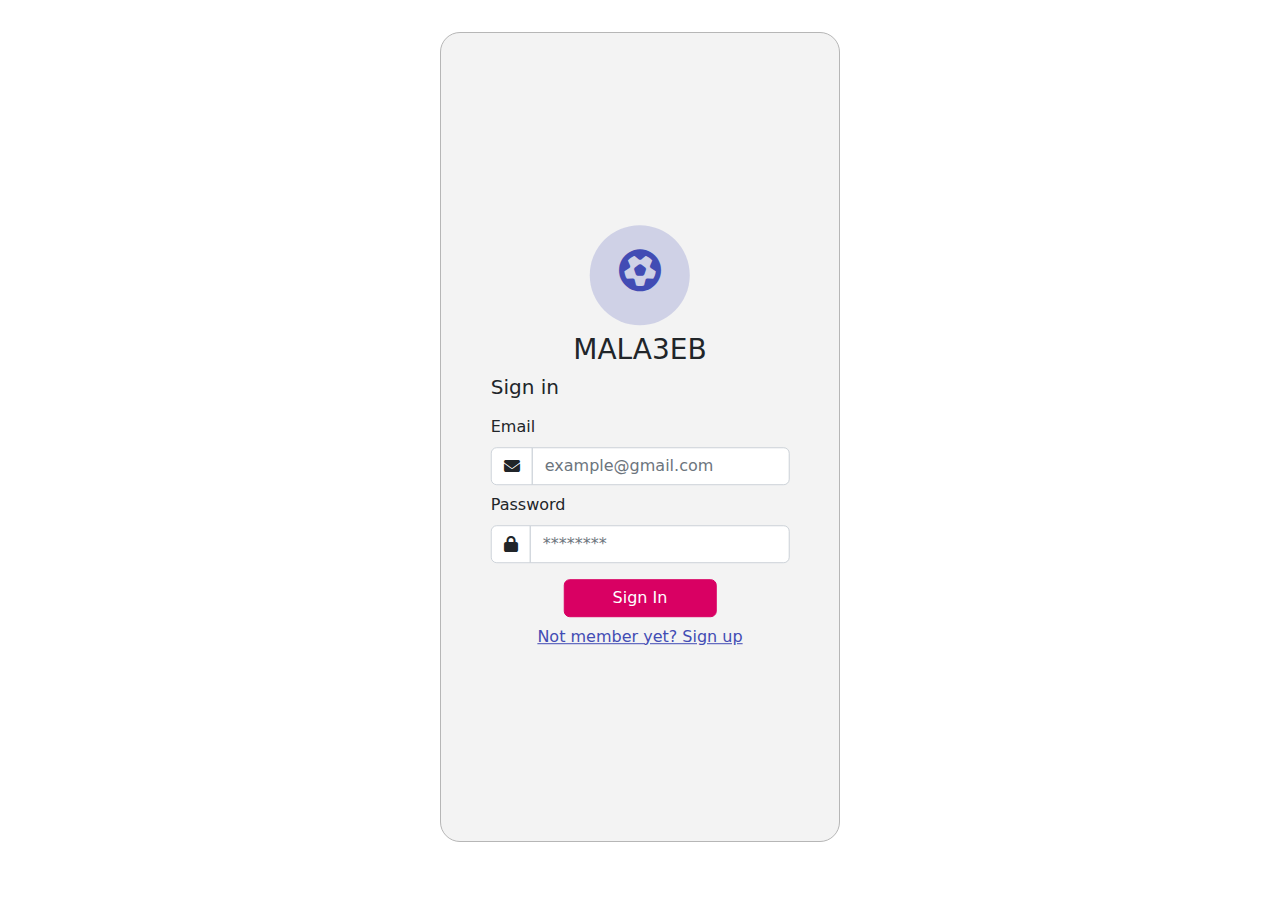
<file: index.html>
<!DOCTYPE html>
<html lang="en">
<head>
    <meta charset="UTF-8">
    <meta http-equiv="X-UA-Compatible" content="IE=edge">
    <meta name="viewport" content="width=device-width, initial-scale=1.0">
    <title>Login</title>
    <link rel="stylesheet" href="assets/bootstrap-5.2.1/css/bootstrap.min.css">
    <link rel="stylesheet" href="assets/fontawesome-free-6.2.0-web/css/all.min.css">
    <link rel="stylesheet" href="css/style.css">
</head>
<body>
    <div class="app">
        <div class="login-screen w-75">
            <div class="logo mb-2 d-block mx-auto">
                <i class="fa-solid fa-futbol"></i>
            </div>
            <h3 class="fs-3 text-center">MALA3EB</h3>
            <h5 class="mb-3">Sign in</h5>
            <div class="mb-2">
                <label for="email" class="form-label">Email</label>
                <div class="input-group">
                    <span class="input-group-text bg-white"><i class="fa-solid fa-envelope"></i></span>
                    <input type="text" class="form-control" placeholder="example@gmail.com" />
                </div>
            </div>
            <div class="mb-3">
                <label for="password" class="form-label">Password</label>
                <div class="input-group">
                    <span class="input-group-text bg-white"><i class="fa-solid fa-lock"></i></span>
                    <input type="password" class="form-control" placeholder="********" />
                </div>
            </div>
            <div class="text-center">
                <a href="home.html" class="btn btn-warning px-5 mb-2">Sign In</a>
                <a href="#" class="text-primary d-block mx-auto w-auto">Not member yet? Sign up</a>
            </div>
        </div>
    </div>
</body>
</html>
</file>
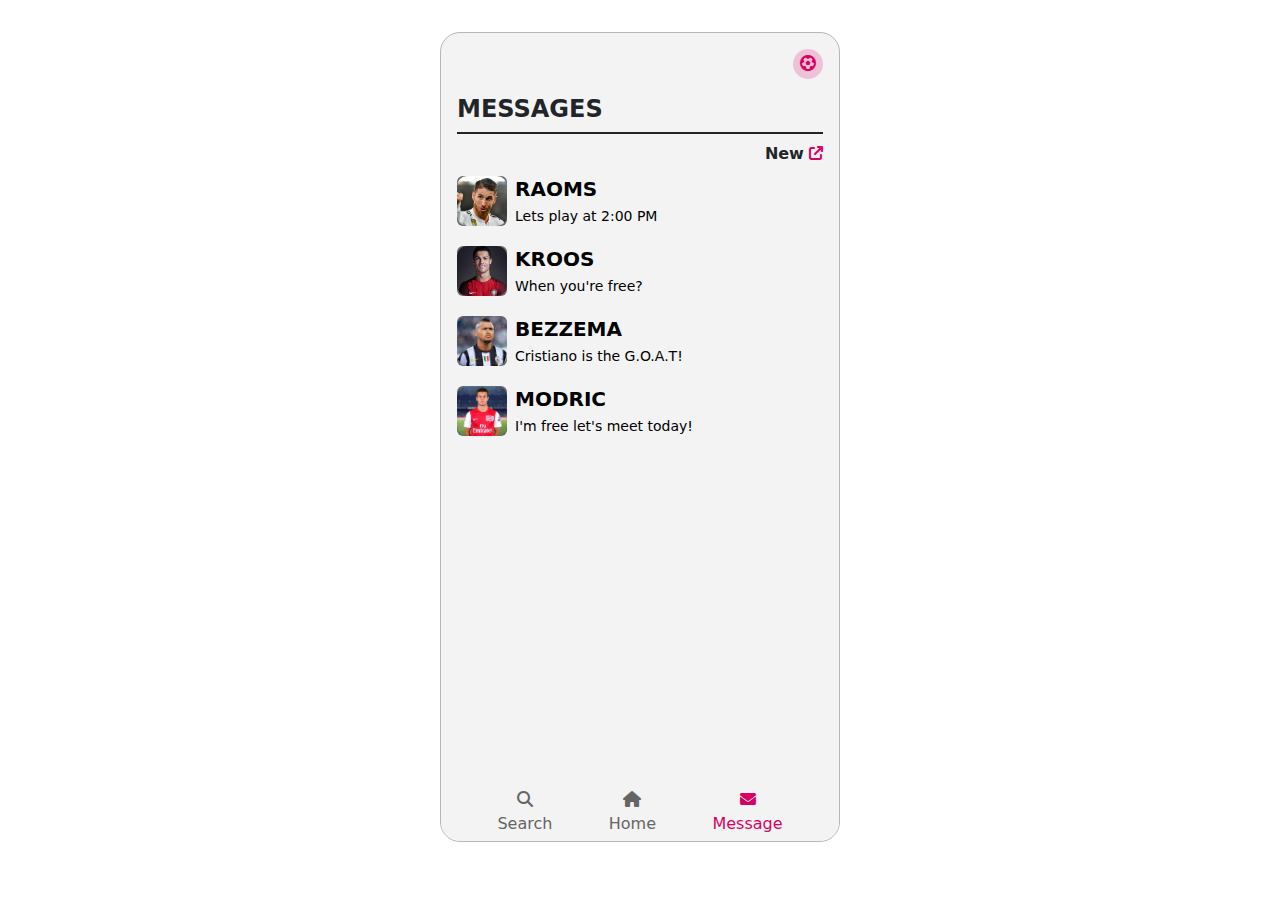
<file: chat.html>
<!DOCTYPE html>
<html lang="en">
<head>
    <meta charset="UTF-8">
    <meta http-equiv="X-UA-Compatible" content="IE=edge">
    <meta name="viewport" content="width=device-width, initial-scale=1.0">
    <title>Messages</title>
    <link rel="stylesheet" href="assets/bootstrap-5.2.1/css/bootstrap.min.css">
    <link rel="stylesheet" href="assets/fontawesome-free-6.2.0-web/css/all.min.css">
    <link rel="stylesheet" href="css/style.css">
</head>
<body>
    <div class="app">
        <div class="home-screen screen p-3 position-relative">
            <div>
                <div class="d-flex align-items-center mb-3">
                    <div class="flex-grow-1"><a class="text-pink d-none" href="home.html"><i class="fa-solid fa-chevron-left"></i></a></div>
                    <div>
                        <a data-toggle="tooltip" title="Fields" href="#" class="nav-logo text-pink"><i class="fa-solid fa-futbol"></i></a>
                    </div>
                </div>
                <h5 class="fw-bold fs-4 text-uppercase m-0">Messages</h5>
                <div class="border border-dark my-2 bg-dark"></div>
                <a href="#" class="text-pink text-decoration-none float-end mb-2"><span class="text-dark fw-semibold">New</span> <i class="fa-solid fa-arrow-up-right-from-square"></i></a>
                <div class="clearfix"></div>

                <a href="#" class="d-flex align-items-center mb-3 text-black text-decoration-none">
                    <div class="bg-secondary rounded text-white">
                        <img src="./media/player1.jpg" alt="" style="width: 50px;height: 50px;object-fit: cover;border-radius: 10px;">
                    </div>
                    <div class="ms-2">
                        <p class="m-0 fs-5 fw-semibold">RAOMS</p>
                        <small>Lets play at 2:00 PM</small>
                    </div>
                </a>
                <a href="#" class="d-flex align-items-center mb-3 text-black text-decoration-none">
                    <div class="bg-secondary rounded text-white">
                        <img src="./media/player2.jpg" alt="" style="width: 50px;height: 50px;object-fit: cover;border-radius: 10px;">
                    </div>
                    <div class="ms-2">
                        <p class="m-0 fs-5 fw-semibold">KROOS</p>
                        <small>When you're free?</small>
                    </div>
                </a>
                <a href="#" class="d-flex align-items-center mb-3 text-black text-decoration-none">
                    <div class="bg-secondary rounded text-white">
                        <img src="./media/player3.jpg" alt="" style="width: 50px;height: 50px;object-fit: cover;border-radius: 10px;">
                    </div>
                    <div class="ms-2">
                        <p class="m-0 fs-5 fw-semibold">BEZZEMA</p>
                        <small>Cristiano is the G.O.A.T!</small>
                    </div>
                </a>
                <a href="#" class="d-flex align-items-center mb-3 text-black text-decoration-none">
                    <div class="bg-secondary rounded text-white">
                        <img src="./media/player4.jpg" alt="" style="width: 50px;height: 50px;object-fit: cover;border-radius: 10px;">
                    </div>
                    <div class="ms-2">
                        <p class="m-0 fs-5 fw-semibold">MODRIC</p>
                        <small>I'm free let's meet today!</small>
                    </div>
                </a>
            </div>
        </div>
        <div class="bottom-bar">
            <div class="d-flex justify-content-evenly text-center">
                <div><a href="search.html"><i class="fa-solid fa-search"></i> <div>Search</div></a></div>
                <div><a href="home.html"><i class="fa-solid fa-home"></i> <div>Home</div></a></div>
                <div><a href="chat.html" class="active"><i class="fa-solid fa-envelope"></i> <div>Message</div></a></div>
            </div>
        </div>
    </div>




    <script src="assets/jQuery-3.6.1/jquery-3.6.1.min.js"></script>
    <script src="assets/bootstrap-5.2.1/js/bootstrap.bundle.min.js"></script>
    <script>
        $(document).ready( function(){
            $('[data-toggle="tooltip"]').tooltip();
        });
    </script>
</body>
</html>
</file>
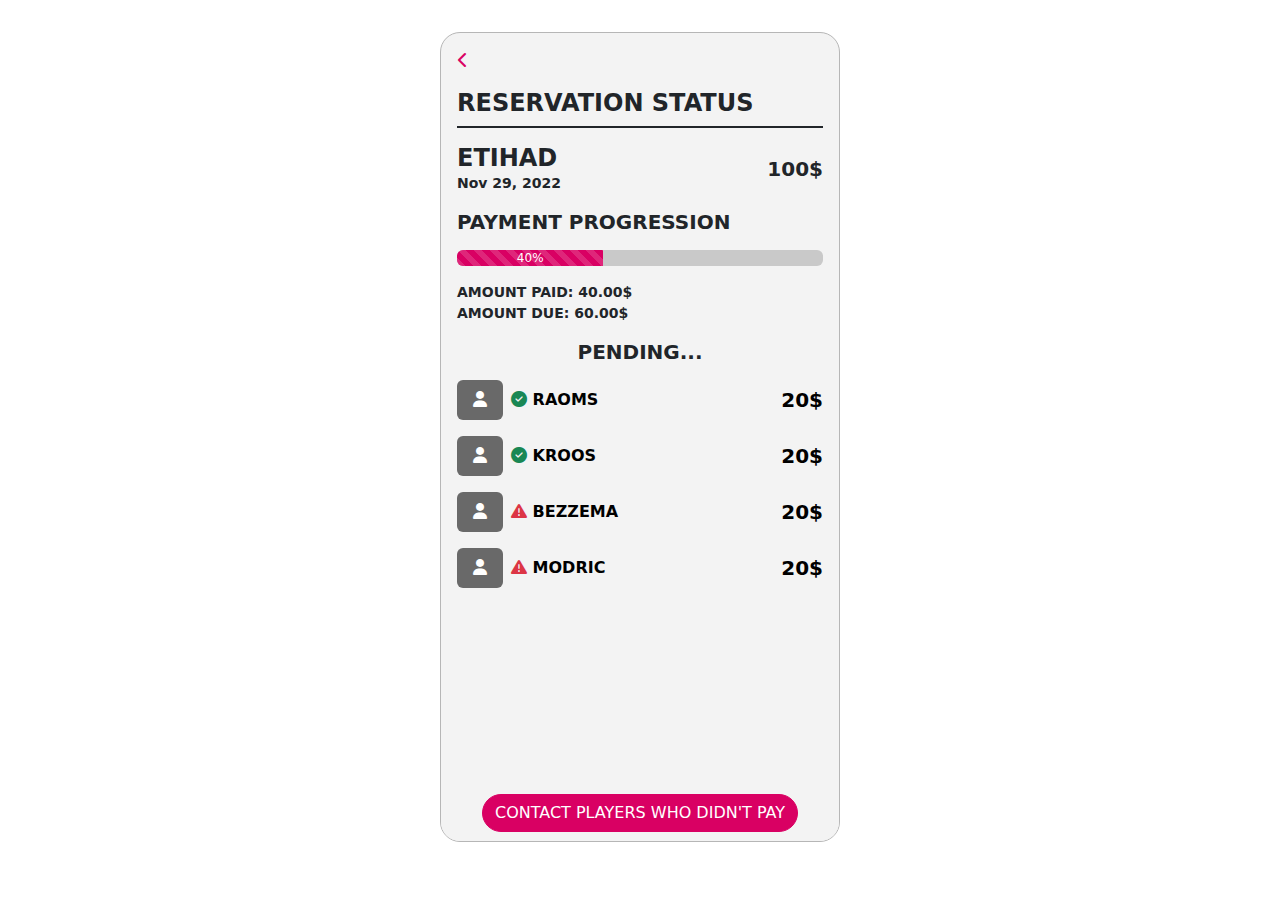
<file: checkout.html>
<!DOCTYPE html>
<html lang="en">
<head>
    <meta charset="UTF-8">
    <meta http-equiv="X-UA-Compatible" content="IE=edge">
    <meta name="viewport" content="width=device-width, initial-scale=1.0">
    <title>Status</title>
    <link rel="stylesheet" href="assets/bootstrap-5.2.1/css/bootstrap.min.css">
    <link rel="stylesheet" href="assets/fontawesome-free-6.2.0-web/css/all.min.css">
    <link rel="stylesheet" href="css/style.css">
</head>
<body>
    <div class="app">
        <div class="home-screen screen p-3 position-relative">
            <div>
                <div class="d-flex align-items-center mb-3">
                    <div class="flex-grow-1"><a class="text-pink" href="split-payment.html"><i class="fa-solid fa-chevron-left"></i></a></div>
                </div>
                <h5 class="fw-bold fs-4 text-uppercase m-0">Reservation Status</h5>
                <div class="border border-dark my-2 mb-3 bg-dark"></div>

                <div class="d-flex align-items-center mb-3">
                    <div class="flex-grow-1">
                        <h5 class="m-0 fs-4 fw-bold">ETIHAD</h5>
                        <small class="fw-semibold d-block">Nov 29, 2022</small>
                    </div>
                    <div><h5 class="m-0 fw-bold">100$</h5></div>
                </div>

                <h5 class="fs-5 m-0 text-uppercase fw-bold mb-3">Payment Progression</h5>
                <div class="progress mb-3">
                    <div class="progress-bar progress-bar-striped" role="progressbar" style="width: 40%;">40%</div>
                </div>

                <small class="m-0 d-block"><strong>AMOUNT PAID: 40.00$</strong> </small>
                <small class="mb-3 d-block"><strong>AMOUNT DUE: 60.00$</strong> </small>


                <div class="d-flex align-items-center mb-3">
                    <div class="flex-grow-1"><h5 class="fs-5 m-0 text-uppercase text-center fw-bold">Pending...</h5></i></a></div>
                </div>

                <div class="d-flex align-items-center mb-3 text-black text-decoration-none">
                    <div class="bg-secondary p-2 px-3 rounded text-white"><i class="fa-solid fa-user"></i></div>
                    <div class="ms-2 flex-grow-1">
                        <p class="m-0 fw-semibold"><i class="fa-solid fa-check-circle text-success"></i> RAOMS</p>
                    </div>
                    <div><h5 class="m-0 fw-bold">20$</h5></div>
                </div>
                <div class="d-flex align-items-center mb-3 text-black text-decoration-none">
                    <div class="bg-secondary p-2 px-3 rounded text-white"><i class="fa-solid fa-user"></i></div>
                    <div class="ms-2 flex-grow-1">
                        <p class="m-0 fw-semibold"><i class="fa-solid fa-check-circle text-success"></i> KROOS</p>
                    </div>
                    <div><h5 class="m-0 fw-bold">20$</h5></div>
                </div>
                <div class="d-flex align-items-center mb-3 text-black text-decoration-none">
                    <div class="bg-secondary p-2 px-3 rounded text-white"><i class="fa-solid fa-user"></i></div>
                    <div class="ms-2 flex-grow-1">
                        <p class="m-0 fw-semibold"><i class="fa-solid fa-triangle-exclamation text-danger"></i> BEZZEMA</p>
                    </div>
                    <div><h5 class="m-0 fw-bold">20$</h5></div>
                </div>
                <div class="d-flex align-items-center mb-3 text-black text-decoration-none">
                    <div class="bg-secondary p-2 px-3 rounded text-white"><i class="fa-solid fa-user"></i></div>
                    <div class="ms-2 flex-grow-1">
                        <p class="m-0 fw-semibold"><i class="fa-solid fa-triangle-exclamation text-danger"></i> MODRIC</p>
                    </div>
                    <div><h5 class="m-0 fw-bold">20$</h5></div>
                </div>
            </div>
        </div>
        <div class="bottom-bar">
            <div class="d-flex justify-content-evenly text-center">
                <div><a href="chat.html" class="btn btn-warning text-white rounded-pill mb-1 text-uppercase">Contact players who didn't pay</a></div>
            </div>
        </div>
    </div>




    <script src="assets/jQuery-3.6.1/jquery-3.6.1.min.js"></script>
    <script src="assets/bootstrap-5.2.1/js/bootstrap.bundle.min.js"></script>
</body>
</html>
</file>
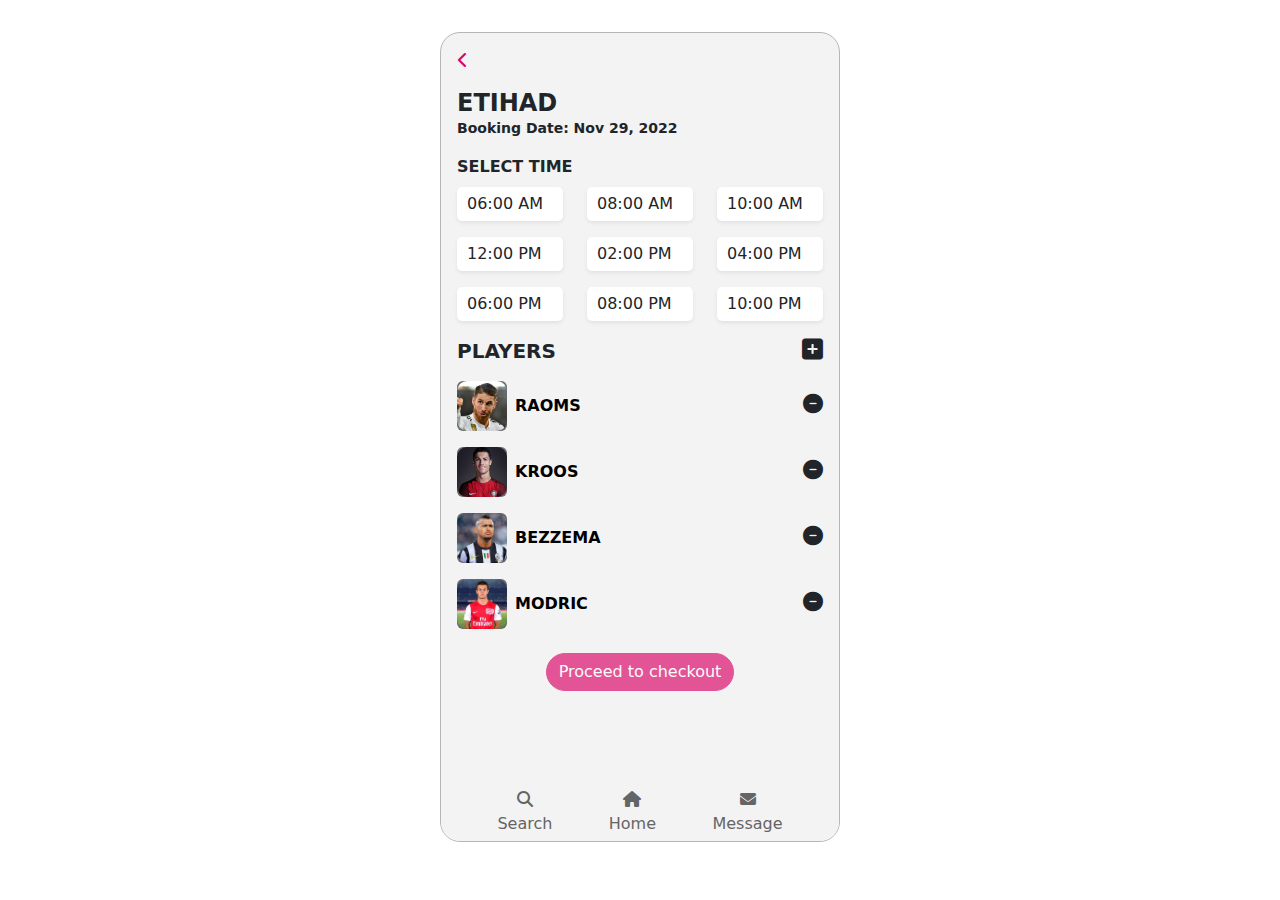
<file: field-booking-time.html>
<!DOCTYPE html>
<html lang="en">
<head>
    <meta charset="UTF-8">
    <meta http-equiv="X-UA-Compatible" content="IE=edge">
    <meta name="viewport" content="width=device-width, initial-scale=1.0">
    <title>Field Booking</title>
    <link rel="stylesheet" href="assets/bootstrap-5.2.1/css/bootstrap.min.css">
    <link rel="stylesheet" href="assets/fontawesome-free-6.2.0-web/css/all.min.css">
    <link rel="stylesheet" href="css/style.css">
</head>
<body>
    <div class="app">
        <div class="home-screen screen p-3 position-relative">
            <form action="payment.html" method="post">
                <div class="d-flex align-items-center mb-3">
                    <div class="flex-grow-1"><a class="text-pink" href="field-booking.html"><i class="fa-solid fa-chevron-left"></i></a></div>
                </div>
                <h5 class="m-0 fs-4 fw-bold">ETIHAD</h5>
                <small class="fw-semibold d-block mb-3"><strong class="fw-bold">Booking Date:</strong> Nov 29, 2022</small>

                <label for="select-date" class="form-label text-uppercase fw-bold">Select Time</label>
                <div class="row">
                    <div class="col-md-4 mb-3">
                        <div class="custom-radio">
                            <input type="radio" id="six" name="fav_language" value="HTML" required />
                            <label for="six">06:00 AM</label>
                        </div>
                    </div>
                    <div class="col-md-4 mb-3">
                        <div class="custom-radio">
                            <input type="radio" id="eight" name="fav_language" value="HTML">
                            <label for="eight">08:00 AM</label>
                        </div>
                    </div>
                    <div class="col-md-4 mb-3">
                        <div class="custom-radio">
                            <input type="radio" id="ten" name="fav_language" value="HTML">
                            <label for="ten">10:00 AM</label>
                        </div>
                    </div>
                    <div class="col-md-4 mb-3">
                        <div class="custom-radio">
                            <input type="radio" id="twelve_pm" name="fav_language" value="HTML">
                            <label for="twelve_pm">12:00 PM</label>
                        </div>
                    </div>
                    <div class="col-md-4 mb-3">
                        <div class="custom-radio">
                            <input type="radio" id="two_pm" name="fav_language" value="HTML">
                            <label for="two_pm">02:00 PM</label>
                        </div>
                    </div>
                    <div class="col-md-4 mb-3">
                        <div class="custom-radio">
                            <input type="radio" id="four_pm" name="fav_language" value="HTML">
                            <label for="four_pm">04:00 PM</label>
                        </div>
                    </div>
                    <div class="col-md-4 mb-3">
                        <div class="custom-radio">
                            <input type="radio" id="six_pm" name="fav_language" value="HTML">
                            <label for="six_pm">06:00 PM</label>
                        </div>
                    </div>
                    <div class="col-md-4 mb-3">
                        <div class="custom-radio">
                            <input type="radio" id="eight_pm" name="fav_language" value="HTML">
                            <label for="eight_pm">08:00 PM</label>
                        </div>
                    </div>
                    <div class="col-md-4 mb-3">
                        <div class="custom-radio">
                            <input type="radio" id="ten_pm" name="fav_language" value="HTML">
                            <label for="ten_pm">10:00 PM</label>
                        </div>
                    </div>
                </div>

                <div class="d-flex align-items-center mb-3">
                    <div class="flex-grow-1"><h5 class="fs-5 m-0 text-uppercase fw-bold">Players</h5></i></a></div>
                    <div><a href="#" class="text-dark text-decoration-none"><i class="fa-solid fa-plus-square fs-4"></i></a></div>
                </div>

                <div class="d-flex align-items-center mb-3 text-black text-decoration-none">
                    <div class="bg-secondary rounded text-white">
                        <img src="./media/player1.jpg" alt="" style="width: 50px;height: 50px;object-fit: cover;border-radius: 10px;">
                    </div>
                    <div class="ms-2 flex-grow-1">
                        <p class="m-0 fw-semibold">RAOMS</p>
                    </div>
                    <div><a href="#" class="text-dark text-decoration-none"><i class="fa-solid fa-minus-circle fs-5"></i></a></div>
                </div>
                <div class="d-flex align-items-center mb-3 text-black text-decoration-none">
                    <div class="bg-secondary rounded text-white">
                        <img src="./media/player2.jpg" alt="" style="width: 50px;height: 50px;object-fit: cover;border-radius: 10px;">
                    </div>
                    <div class="ms-2 flex-grow-1">
                        <p class="m-0 fw-semibold">KROOS</p>
                    </div>
                    <div><a href="#" class="text-dark text-decoration-none"><i class="fa-solid fa-minus-circle fs-5"></i></a></div>
                </div>
                <div class="d-flex align-items-center mb-3 text-black text-decoration-none">
                    <div class="bg-secondary rounded text-white">
                        <img src="./media/player3.jpg" alt="" style="width: 50px;height: 50px;object-fit: cover;border-radius: 10px;">
                    </div>
                    <div class="ms-2 flex-grow-1">
                        <p class="m-0 fw-semibold">BEZZEMA</p>
                    </div>
                    <div><a href="#" class="text-dark text-decoration-none"><i class="fa-solid fa-minus-circle fs-5"></i></a></div>
                </div>
                <div class="d-flex align-items-center mb-4 text-black text-decoration-none">
                    <div class="bg-secondary rounded text-white">
                        <img src="./media/player4.jpg" alt="" style="width: 50px;height: 50px;object-fit: cover;border-radius: 10px;">
                    </div>
                    <div class="ms-2 flex-grow-1">
                        <p class="m-0 fw-semibold">MODRIC</p>
                    </div>
                    <div><a href="#" class="text-dark text-decoration-none"><i class="fa-solid fa-minus-circle fs-5"></i></a></div>
                </div>
                <button type="submit" class="btn btn-warning disabled text-white rounded-pill mb-4 d-block mx-auto">Proceed to checkout</button>
            </form>
        </div>
        <div class="bottom-bar">
            <div class="d-flex justify-content-evenly text-center">
                <div><a href="search.html"><i class="fa-solid fa-search"></i> <div>Search</div></a></div>
                <div><a href="home.html"><i class="fa-solid fa-home"></i> <div>Home</div></a></div>
                <div><a href="chat.html"><i class="fa-solid fa-envelope"></i> <div>Message</div></a></div>
            </div>
        </div>
    </div>




    <script src="assets/jQuery-3.6.1/jquery-3.6.1.min.js"></script>
    <script src="assets/bootstrap-5.2.1/js/bootstrap.bundle.min.js"></script>
    <script>
        $('.custom-radio input').on('change', function(){
            $('form .btn-warning').removeClass('disabled');
        });
    </script>
</body>
</html>
</file>
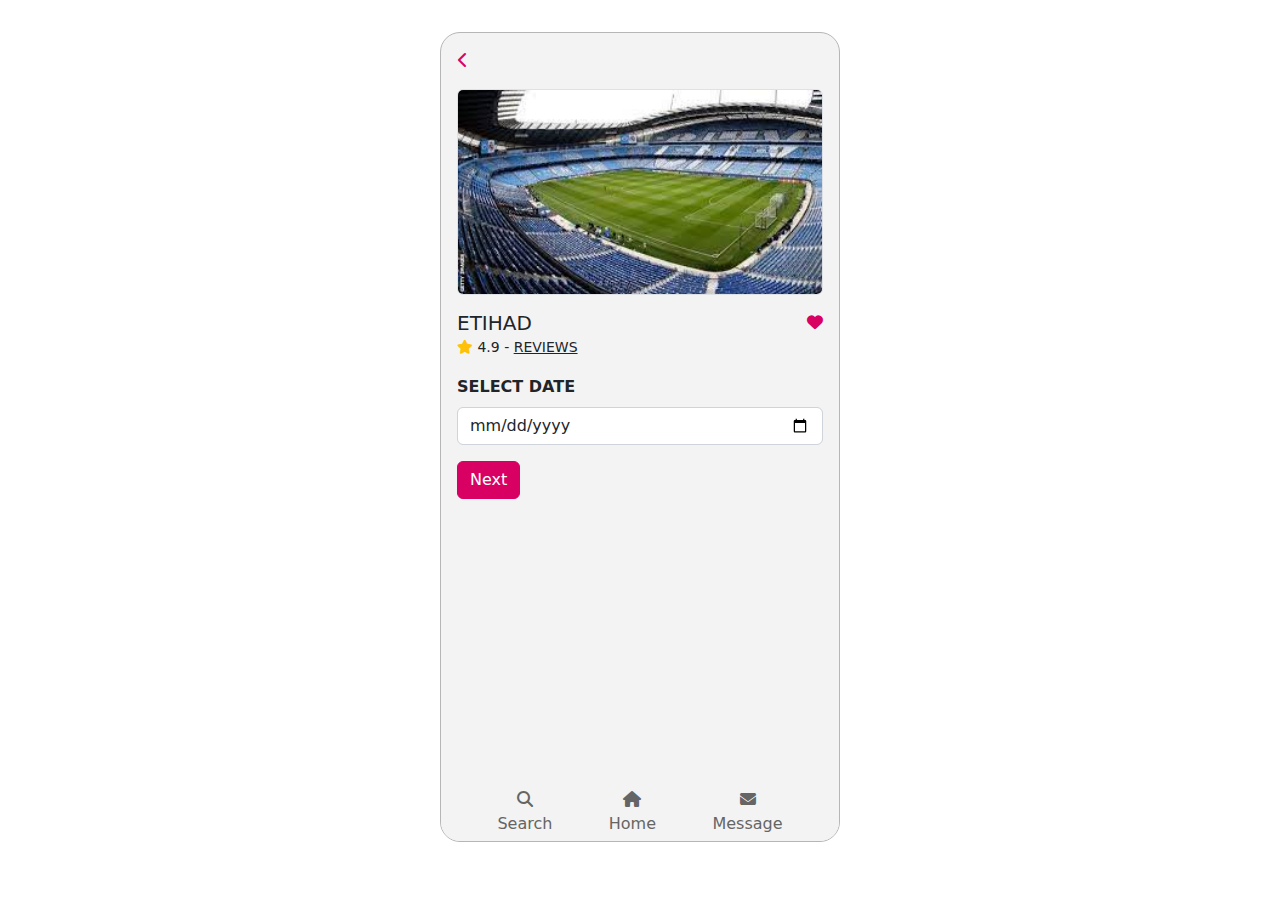
<file: field-booking.html>
<!DOCTYPE html>
<html lang="en">
<head>
    <meta charset="UTF-8">
    <meta http-equiv="X-UA-Compatible" content="IE=edge">
    <meta name="viewport" content="width=device-width, initial-scale=1.0">
    <title>Field Booking</title>
    <link rel="stylesheet" href="assets/bootstrap-5.2.1/css/bootstrap.min.css">
    <link rel="stylesheet" href="assets/fontawesome-free-6.2.0-web/css/all.min.css">
    <link rel="stylesheet" href="css/style.css">
</head>
<body>
    <div class="app">
        <div class="home-screen screen p-3 position-relative">
            <div>
                <div class="d-flex align-items-center mb-3">
                    <div class="flex-grow-1"><a class="text-pink" href="home.html"><i class="fa-solid fa-chevron-left"></i></a></div>
                </div>
                <img src="./media/ground1.jpg" alt="" class="w-100 border rounded img-fluid bg-light mb-3">
                <div class="d-flex mb-3">
                    <div class="flex-grow-1">
                        <h5 class="m-0">ETIHAD</h5>
                        <small><i class="fa-solid fa-star text-warning"></i> 4.9 - <a href="#" class="text-dark">REVIEWS</a></small>
                    </div>
                    <div><i class="fa-solid fa-heart text-pink"></i></div>
                </div>
                <form action="field-booking-time.html" method="post">
                    <label for="bookingDate" class="form-label text-uppercase fw-bold">Select Date</label>
                    <div class="input-group mb-3">
                        <input id="bookingDate" type="date" class="form-control" placeholder="Search fields ..." required />
                    </div>
                    <button type="submit" class="btn btn-warning">Next</button>
                </form>
                
            </div>
        </div>
        <div class="bottom-bar">
            <div class="d-flex justify-content-evenly text-center">
                <div><a href="search.html"><i class="fa-solid fa-search"></i> <div>Search</div></a></div>
                <div><a href="home.html"><i class="fa-solid fa-home"></i> <div>Home</div></a></div>
                <div><a href="chat.html"><i class="fa-solid fa-envelope"></i> <div>Message</div></a></div>
            </div>
        </div>
    </div>




    <script src="assets/jQuery-3.6.1/jquery-3.6.1.min.js"></script>
    <script src="assets/bootstrap-5.2.1/js/bootstrap.bundle.min.js"></script>
    <script>
        let el = document.getElementById('bookingDate');
        el.min = new Date().toISOString().split("T")[0];
    </script>
</body>
</html>
</file>
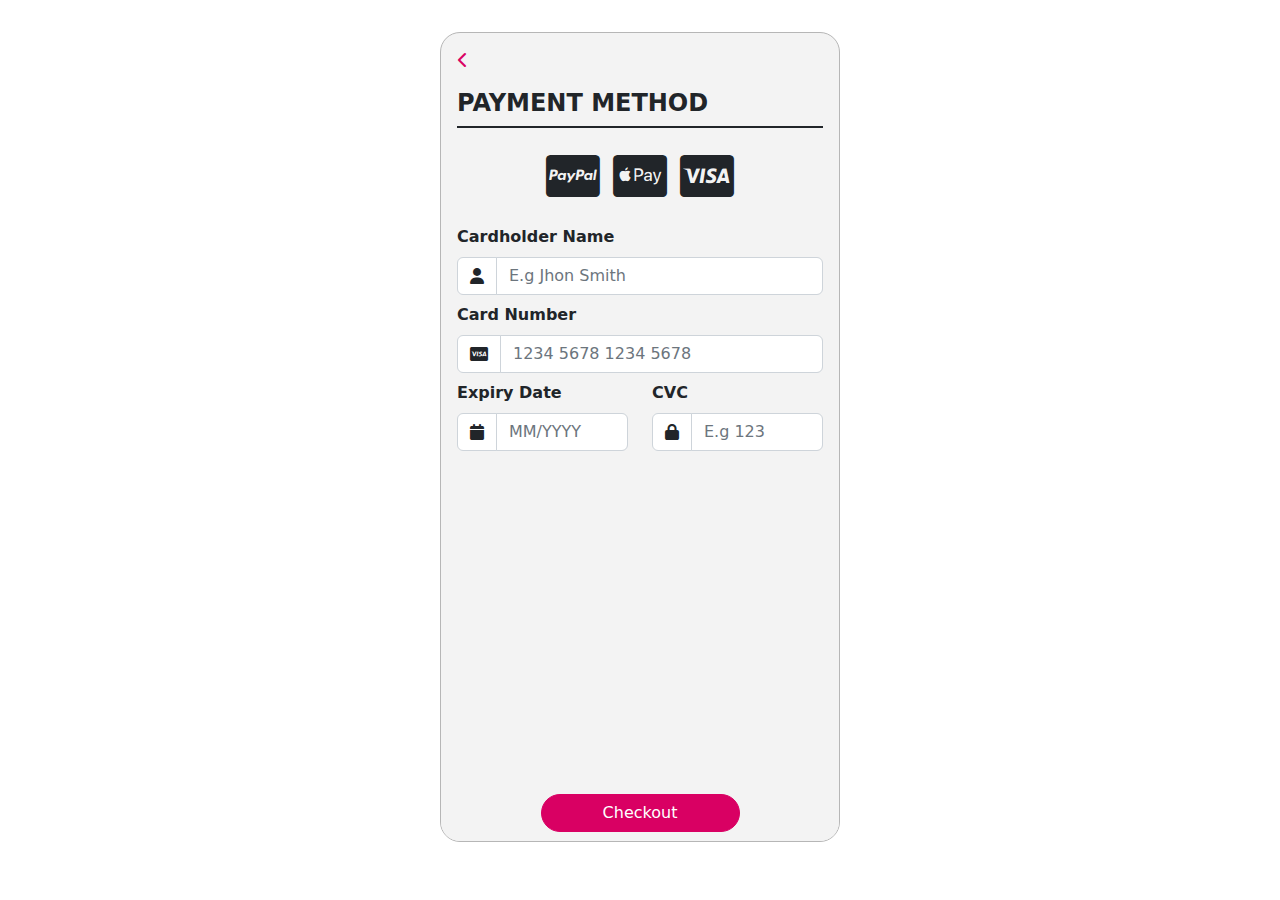
<file: full-payment.html>
<!DOCTYPE html>
<html lang="en">
<head>
    <meta charset="UTF-8">
    <meta http-equiv="X-UA-Compatible" content="IE=edge">
    <meta name="viewport" content="width=device-width, initial-scale=1.0">
    <title>Field Booking</title>
    <link rel="stylesheet" href="assets/bootstrap-5.2.1/css/bootstrap.min.css">
    <link rel="stylesheet" href="assets/fontawesome-free-6.2.0-web/css/all.min.css">
    <link rel="stylesheet" href="css/style.css">
</head>
<body>
    <div class="app">
        <div class="home-screen screen p-3 position-relative">
            <div>
                <div class="d-flex align-items-center mb-3">
                    <div class="flex-grow-1"><a class="text-pink" href="payment.html"><i class="fa-solid fa-chevron-left"></i></a></div>
                </div>
                <h5 class="fw-bold fs-4 text-uppercase m-0">Payment Method</h5>
                <div class="border border-dark my-2 mb-4 bg-dark"></div>

                <div class="text-center mb-4">
                    <i class="fa-brands fa-cc-paypal fa-3x me-2"></i>
                    <i class="fa-brands fa-cc-apple-pay fa-3x me-2"></i>
                    <i class="fa-brands fa-cc-visa fa-3x"></i>
                </div>
                
                <form action="">
                    <div class="row">
                        <div class="col-md-12 mb-2">
                            <label for="cardholder" class="form-label fw-semibold">Cardholder Name</label>
                            <div class="input-group">
                                <span class="input-group-text bg-white"><i class="fa-solid fa-user"></i></span>
                                <input type="text" class="form-control" placeholder="E.g Jhon Smith">
                            </div>
                        </div>
                        <div class="col-md-12 mb-2">
                            <label for="cardholder" class="form-label fw-semibold">Card Number</label>
                            <div class="input-group">
                                <span class="input-group-text bg-white"><i class="fa-brands fa-cc-visa"></i></span>
                                <input type="text" class="form-control" placeholder="1234 5678 1234 5678">
                            </div>
                        </div>
                        <div class="col-md-6 mb-2">
                            <label for="cardholder" class="form-label fw-semibold">Expiry Date</label>
                            <div class="input-group">
                                <span class="input-group-text bg-white"><i class="fa-solid fa-calendar"></i></span>
                                <input type="text" class="form-control" placeholder="MM/YYYY">
                            </div>
                        </div>
                        <div class="col-md-6 mb-2">
                            <label for="cardholder" class="form-label fw-semibold">CVC</label>
                            <div class="input-group">
                                <span class="input-group-text bg-white"><i class="fa-solid fa-lock"></i></span>
                                <input type="text" class="form-control" placeholder="E.g 123">
                            </div>
                        </div>
                    </div>
                </form>

            </div>
        </div>
        <div class="bottom-bar">
            <div class="d-flex justify-content-evenly text-center">
                <div class="flex-grow-1"><a href="checkout.html" class="btn btn-warning text-white rounded-pill mb-1 w-50">Checkout</a></div>
            </div>
        </div>
    </div>




    <script src="assets/jQuery-3.6.1/jquery-3.6.1.min.js"></script>
    <script src="assets/bootstrap-5.2.1/js/bootstrap.bundle.min.js"></script>
</body>
</html>
</file>
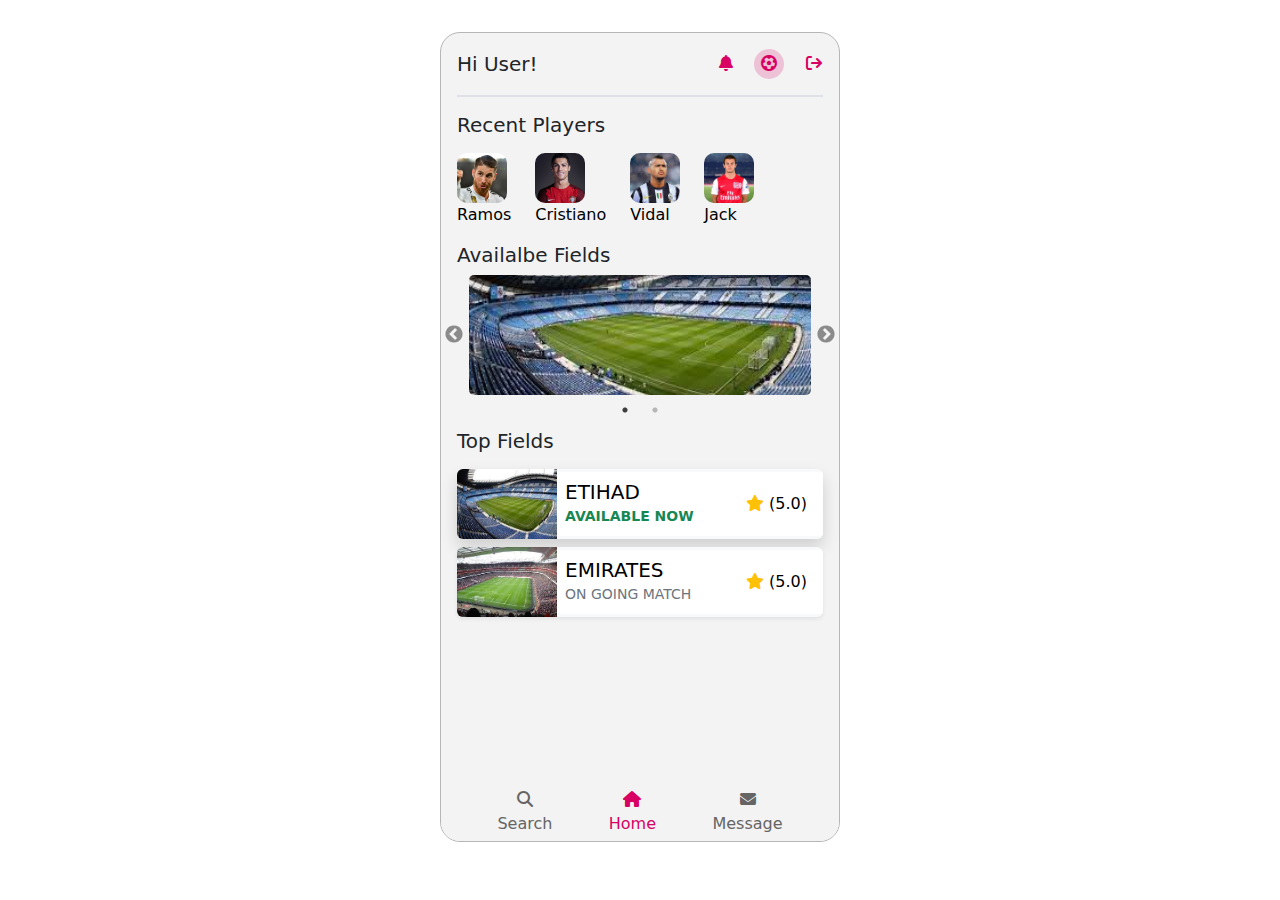
<file: home.html>
<!DOCTYPE html>
<html lang="en">
<head>
    <meta charset="UTF-8">
    <meta http-equiv="X-UA-Compatible" content="IE=edge">
    <meta name="viewport" content="width=device-width, initial-scale=1.0">
    <title>Home</title>
    <link rel="stylesheet" href="assets/bootstrap-5.2.1/css/bootstrap.min.css">
    <link rel="stylesheet" href="assets/fontawesome-free-6.2.0-web/css/all.min.css">
    <link rel="stylesheet" href="assets/slick/slick.css">
    <link rel="stylesheet" href="assets/slick/slick-theme.css">
    
    <link rel="stylesheet" href="css/style.css">
</head>
<body>
    <div class="app">
        <div class="home-screen screen p-3 position-relative">
            <div>
                <div class="d-flex align-items-center">
                    <div class="flex-grow-1"><h5 class="m-0">Hi User!</h5></div>
                    <div>
                        <a data-toggle="tooltip" title="Notification" href="#" class="text-pink me-3"><i class="fa-solid fa-bell"></i></a>
                        <a data-toggle="tooltip" title="Fields" href="#" class="nav-logo text-pink me-3"><i class="fa-solid fa-futbol"></i></a>
                        <a data-toggle="tooltip" title="Logout" href="index.html" class="text-pink"><i class="fa-solid fa-sign-out"></i></a>
                    </div>
                </div>
                <div class="border my-3"></div>
                <div class="recent-players mb-3">
                    <h5 class="fs-5 mb-3">Recent Players</h5>
                    <div class="row">
                        <div class="col-auto">
                            <a href="#" class="player" data-bs-toggle="dropdown" aria-expanded="false">
                                <div class="image">
                                    <img src="./media/player1.jpg" alt="">
                                </div>
                                <p class="m-0">Ramos</p>
                            </a>
                            <ul class="dropdown-menu">
                                <li><a class="dropdown-item" href="chat.html">Send Message</a></li>
                            </ul>
                        </div>
                        <div class="col-auto">
                            <a href="#" class="player" data-bs-toggle="dropdown" aria-expanded="false">
                                <div class="image">
                                    <img src="./media/player2.jpg" alt="">
                                </div>
                                <p class="m-0">Cristiano</p>
                            </a>
                            <ul class="dropdown-menu">
                                <li><a class="dropdown-item" href="chat.html">Send Message</a></li>
                            </ul>
                        </div>
                        <div class="col-auto">
                            <a href="#" class="player" data-bs-toggle="dropdown" aria-expanded="false">
                                <div class="image">
                                    <img src="./media/player3.jpg" alt="">
                                </div>
                                <p class="m-0">Vidal</p>
                            </a>
                            <ul class="dropdown-menu">
                                <li><a class="dropdown-item" href="chat.html">Send Message</a></li>
                            </ul>
                        </div>
                        <div class="col-auto">
                            <a href="#" class="player" data-bs-toggle="dropdown" aria-expanded="false">
                                <div class="image">
                                    <img src="./media/player4.jpg" alt="">
                                </div>
                                <p class="m-0">Jack</p>
                            </a>
                            <ul class="dropdown-menu">
                                <li><a class="dropdown-item" href="chat.html">Send Message</a></li>
                            </ul>
                        </div>
                    </div>
                </div>
                <div class="available-fields mb-1">
                    <h5 class="fs-5 mb-2">Availalbe Fields</h5>
                    <div class="row">
                        <div class="col-md-12">
                            <div class="container">
                                <div class="fields">
                                    <div class="field bg-white rounded text-center">
                                        <img src="./media/ground1.jpg" alt="" class="img-fluid">
                                    </div>
                                    <div class="field bg-white rounded text-center">
                                        <img src="./media/ground2.jpg" alt="" class="img-fluid">
                                    </div>
                                </div>
                            </div>
                        </div>
                    </div>
                </div>
                <div class="top-fields">
                    <h5 class="fs-5 mb-3">Top Fields</h5>
                    <div class="row">
                        <div class="col-md-12">
                            <a href="field-booking.html" class="bg-light rounded overflow-hidden shadow mb-2 text-decoration-none text-black d-block">
                                <div class="d-flex align-items-center">
                                    <div class="bg-light">
                                        <img src="./media/ground1.jpg" alt="" class="img-fluid">
                                    </div>
                                    <div class="p-2 bg-white flex-grow-1">
                                        <div class="d-flex align-items-center">
                                            <div class="flex-grow-1">
                                                <h5 class="m-0">ETIHAD</h5>
                                                <small class="text-uppercase text-success fw-semibold">Available Now</small>
                                            </div>
                                            <div class="p-2">
                                                <i class="fas fa-star text-warning"></i> (5.0)
                                            </div>
                                        </div>
                                    </div>
                                </div>
                            </a>
                            <a href="#" class="bg-light rounded overflow-hidden shadow-sm mb-2 text-decoration-none text-black d-block">
                                <div class="d-flex align-items-center">
                                    <div class="bg-light">
                                        <img src="./media/ground2.jpg" alt="" class="img-fluid">
                                    </div>
                                    <div class="p-2 bg-white flex-grow-1">
                                        <div class="d-flex align-items-center">
                                            <div class="flex-grow-1">
                                                <h5 class="m-0">EMIRATES</h5>
                                                <small class="text-uppercase text-muted">On Going Match</small>
                                            </div>
                                            <div class="p-2">
                                                <i class="fas fa-star text-warning"></i> (5.0)
                                            </div>
                                        </div>
                                    </div>
                                </div>
                            </a>
                        </div>
                    </div>
                </div>
            </div>
        </div>
        <div class="bottom-bar">
            <div class="d-flex justify-content-evenly text-center">
                <div><a href="search.html"><i class="fa-solid fa-search"></i> <div>Search</div></a></div>
                <div><a href="home.html" class="active"><i class="fa-solid fa-home"></i> <div>Home</div></a></div>
                <div><a href="chat.html"><i class="fa-solid fa-envelope"></i> <div>Message</div></a></div>
            </div>
        </div>
    </div>


    <script src="assets/jQuery-3.6.1/jquery-3.6.1.min.js"></script>
    <script src="assets/bootstrap-5.2.1/js/bootstrap.bundle.min.js"></script>
    <script src="assets/slick/slick.min.js"></script>
    <script>
        $(document).ready( function(){
            $('.available-fields .fields').slick({
                slidesToShow: 1,
                slidesToScroll: 1,
                arrows : true,
                dots : true,
                infinite: true,
                speed: 500,
                autoplay: true,
                autoplaySpeed: 2000,
            });
            $('[data-toggle="tooltip"]').tooltip();
        } );
    </script>
</body>
</html>
</file>
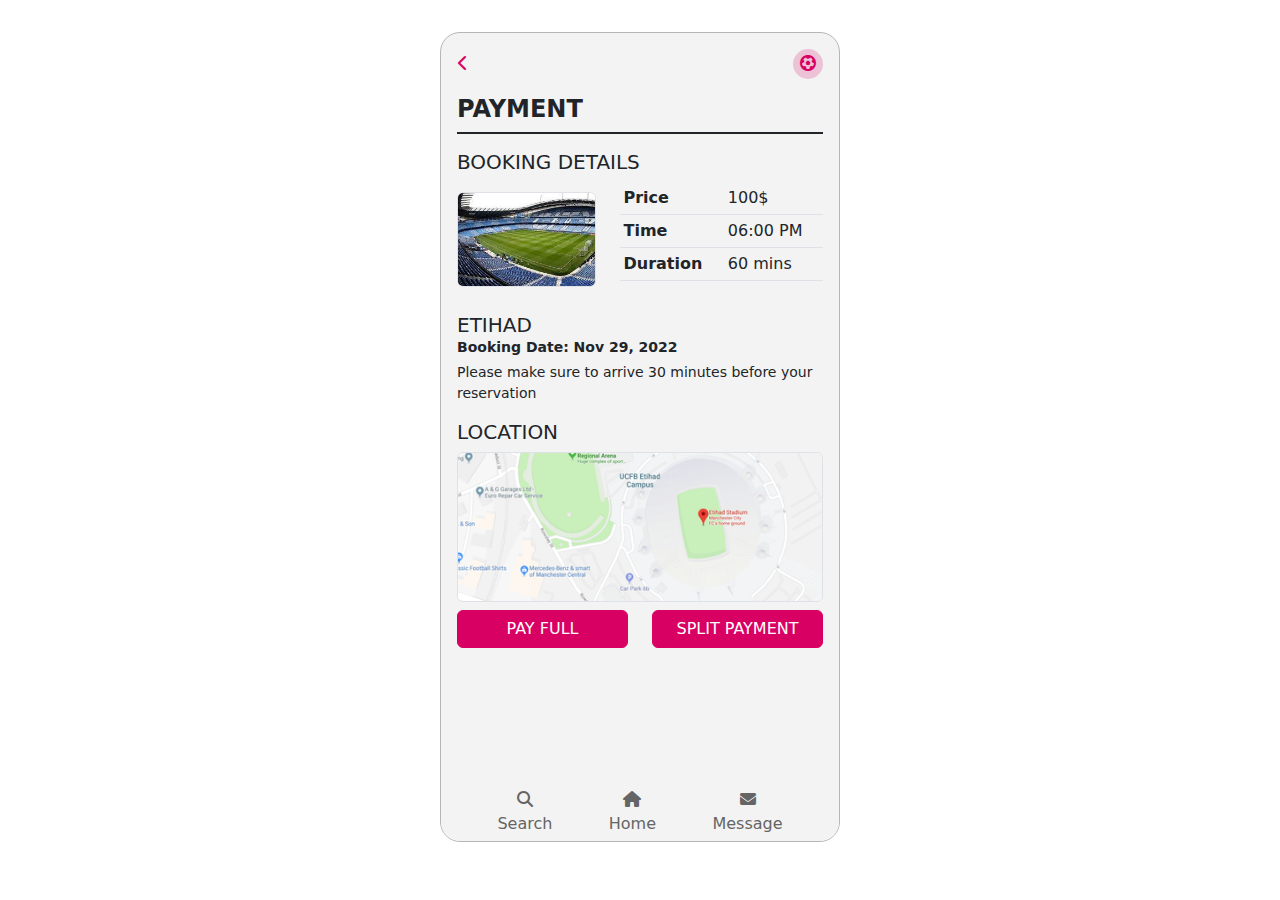
<file: payment.html>
<!DOCTYPE html>
<html lang="en">
<head>
    <meta charset="UTF-8">
    <meta http-equiv="X-UA-Compatible" content="IE=edge">
    <meta name="viewport" content="width=device-width, initial-scale=1.0">
    <title>Payment</title>
    <link rel="stylesheet" href="assets/bootstrap-5.2.1/css/bootstrap.min.css">
    <link rel="stylesheet" href="assets/fontawesome-free-6.2.0-web/css/all.min.css">
    <link rel="stylesheet" href="css/style.css">
</head>
<body>
    <div class="app">
        <div class="home-screen screen p-3 position-relative">
            <div>
                <div class="d-flex align-items-center mb-3">
                    <div class="flex-grow-1"><a class="text-pink" href="field-booking-time.html"><i class="fa-solid fa-chevron-left"></i></a></div>
                    <div>
                        <a href="#" class="nav-logo text-pink"><i class="fa-solid fa-futbol"></i></a>
                    </div>
                </div>
                <h5 class="fw-bold fs-4 text-uppercase m-0">Payment</h5>
                <div class="border border-dark my-2 mb-3 bg-dark"></div>
                <h5 class="text-uppercase">Booking Details</h5>
                <div class="row align-items-center mb-3">
                    <div class="col-5"><img src="./media/ground1.jpg" style="height: 95px;object-fit: cover;" alt="" class="img-fluid w-100 rounded border bg-light"></div>
                    <div class="col-7">
                        <table class="table table-hover table-sm">
                            <tbody>
                                <tr>
                                    <th>Price</th><td>100$</td>
                                </tr>
                                <tr>
                                    <th>Time</th><td>06:00 PM</td>
                                </tr>
                                <tr>
                                    <th>Duration</th><td>60 mins</td>
                                </tr>
                            </tbody>
                        </table>
                    </div>
                </div>
                <h5 class="m-0 fs-5">ETIHAD</h5>
                <small class="fw-semibold d-block mb-1"><strong class="fw-bold">Booking Date:</strong> Nov 29, 2022</small>
                <small class="lh-2 d-block mb-3">Please make sure to arrive 30 minutes before your reservation</small>
                <h5 class="mb-2 fs-5">LOCATION</h5>
                <img style="height: 150px;object-fit:cover" src="./media/map.png" alt="" class="img-fluid w-100 bg-light border rounded mb-2">
                <div class="row align-items-center mb-3">
                    <div class="col-6">
                        <a href="full-payment.html" class="btn btn-warning w-100">PAY FULL</a>
                    </div>
                    <div class="col-6">
                        <a href="split-payment.html" class="btn btn-warning w-100">SPLIT PAYMENT</a>
                    </div>
                </div>

            </div>
        </div>
        <div class="bottom-bar">
            <div class="d-flex justify-content-evenly text-center">
                <div><a href="search.html"><i class="fa-solid fa-search"></i> <div>Search</div></a></div>
                <div><a href="home.html"><i class="fa-solid fa-home"></i> <div>Home</div></a></div>
                <div><a href="chat.html"><i class="fa-solid fa-envelope"></i> <div>Message</div></a></div>
            </div>
        </div>
    </div>




    <script src="assets/jQuery-3.6.1/jquery-3.6.1.min.js"></script>
    <script src="assets/bootstrap-5.2.1/js/bootstrap.bundle.min.js"></script>
</body>
</html>
</file>
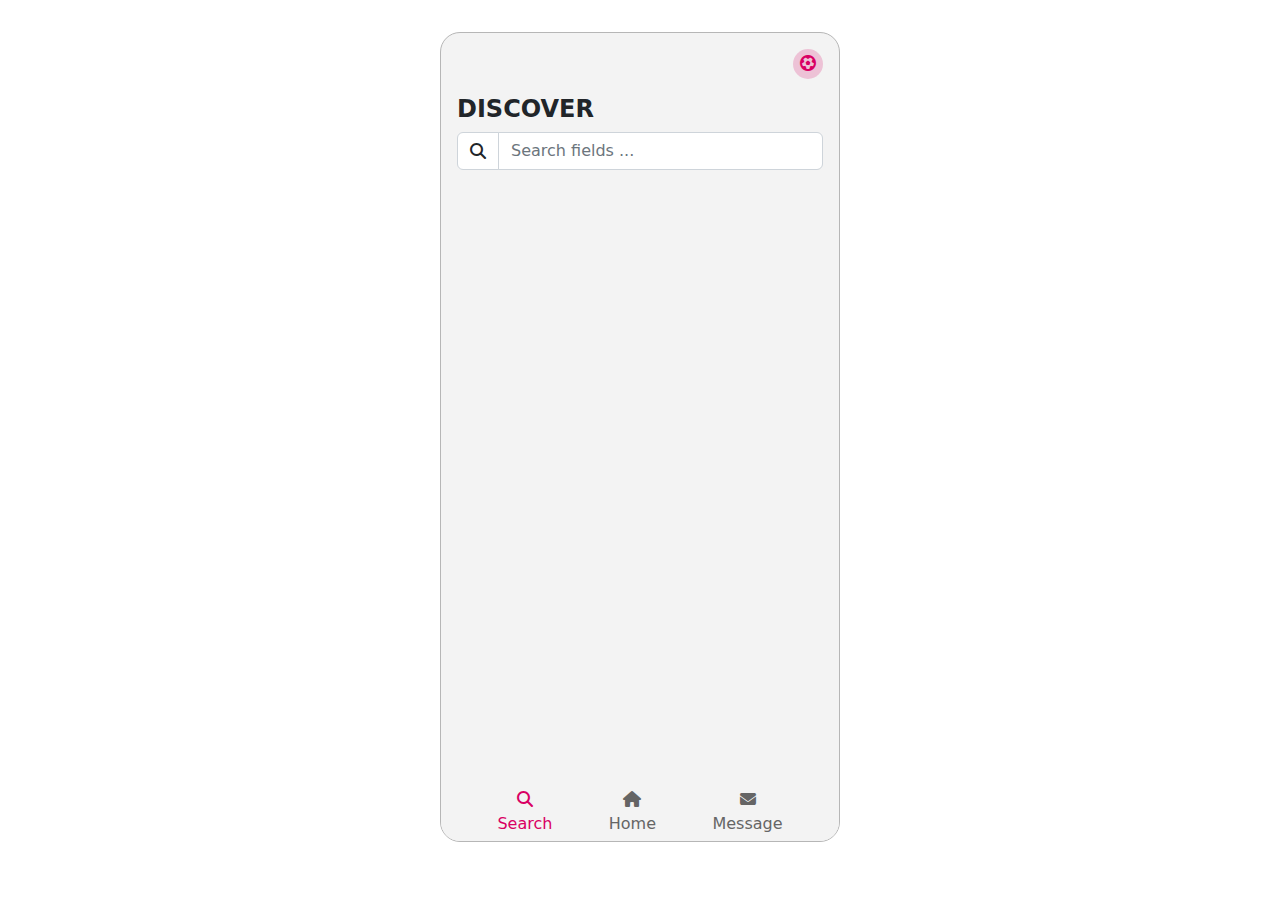
<file: search.html>
<!DOCTYPE html>
<html lang="en">
<head>
    <meta charset="UTF-8">
    <meta http-equiv="X-UA-Compatible" content="IE=edge">
    <meta name="viewport" content="width=device-width, initial-scale=1.0">
    <title>Search</title>
    <link rel="stylesheet" href="assets/bootstrap-5.2.1/css/bootstrap.min.css">
    <link rel="stylesheet" href="assets/fontawesome-free-6.2.0-web/css/all.min.css">
    <link rel="stylesheet" href="css/style.css">
</head>
<body>
    <div class="app">
        <div class="home-screen screen p-3 position-relative">
            <div>
                <div class="d-flex align-items-center mb-3">
                    <div class="flex-grow-1"><a class="text-pink d-none" href="home.html"><i class="fa-solid fa-chevron-left"></i></a></div>
                    <div>
                        <a data-toggle="tooltip" title="Fields" href="#" class="nav-logo text-pink"><i class="fa-solid fa-futbol"></i></a>
                    </div>
                </div>
                <h5 class="fw-bold fs-4 text-uppercase mb-2">Discover</h5>
                <div class="input-group">
                    <span class="input-group-text bg-white" id="search"><i class="fa-solid fa-search"></i></span>
                    <input type="search" class="form-control" placeholder="Search fields ..." list="browsers">         
                </div>
                <div class="suggestion-list bg-white rounded p-3 shadow d-none">
                    <h5>Suggestions:</h5>
                    <a href="field-booking.html" class="rounded border overflow-hidden shadow-sm mb-2 text-decoration-none text-black d-block">
                        <div class="d-flex align-items-center">
                            <div class="bg-light">
                                <img style="width: 100px;height: 70px;" src="./media/ground1.jpg" alt="" class="img-fluid">
                            </div>
                            <div class="p-2 bg-white flex-grow-1">
                                <div class="d-flex align-items-center">
                                    <div class="flex-grow-1">
                                        <h5 class="m-0">ETIHAD</h5>
                                        <small class="text-uppercase text-success fw-semibold">Available Now</small>
                                    </div>
                                    <div class="p-2">
                                        <i class="fas fa-star text-warning"></i> (5.0)
                                    </div>
                                </div>
                            </div>
                        </div>
                    </a>
                    <a href="#" class="rounded border overflow-hidden shadow-sm mb-2 text-decoration-none text-black d-block">
                        <div class="d-flex align-items-center">
                            <div class="bg-light">
                                <img style="width: 100px;height: 70px;" src="./media/ground2.jpg" alt="" class="img-fluid">
                            </div>
                            <div class="p-2 bg-white flex-grow-1">
                                <div class="d-flex align-items-center">
                                    <div class="flex-grow-1">
                                        <h5 class="m-0">EMIRATES</h5>
                                        <small class="text-uppercase text-muted">On Going Match</small>
                                    </div>
                                    <div class="p-2">
                                        <i class="fas fa-star text-warning"></i> (5.0)
                                    </div>
                                </div>
                            </div>
                        </div>
                    </a>
                </div>
            </div>
        </div>
        <div class="bottom-bar">
            <div class="d-flex justify-content-evenly text-center">
                <div><a href="search.html" class="active"><i class="fa-solid fa-search"></i> <div>Search</div></a></div>
                <div><a href="home.html"><i class="fa-solid fa-home"></i> <div>Home</div></a></div>
                <div><a href="chat.html"><i class="fa-solid fa-envelope"></i> <div>Message</div></a></div>
            </div>
        </div>
    </div>




    <script src="assets/jQuery-3.6.1/jquery-3.6.1.min.js"></script>
    <script src="assets/bootstrap-5.2.1/js/bootstrap.bundle.min.js"></script>
    <script>
        $(document).ready( function(){
            $('[data-toggle="tooltip"]').tooltip();

            $('input[type="search"], .suggestion-list').on('focus hover', function(){
                $('.suggestion-list').addClass('d-block');
                $('.suggestion-list').removeClass('d-none');
            });
        });
    </script>
</body>
</html>
</file>
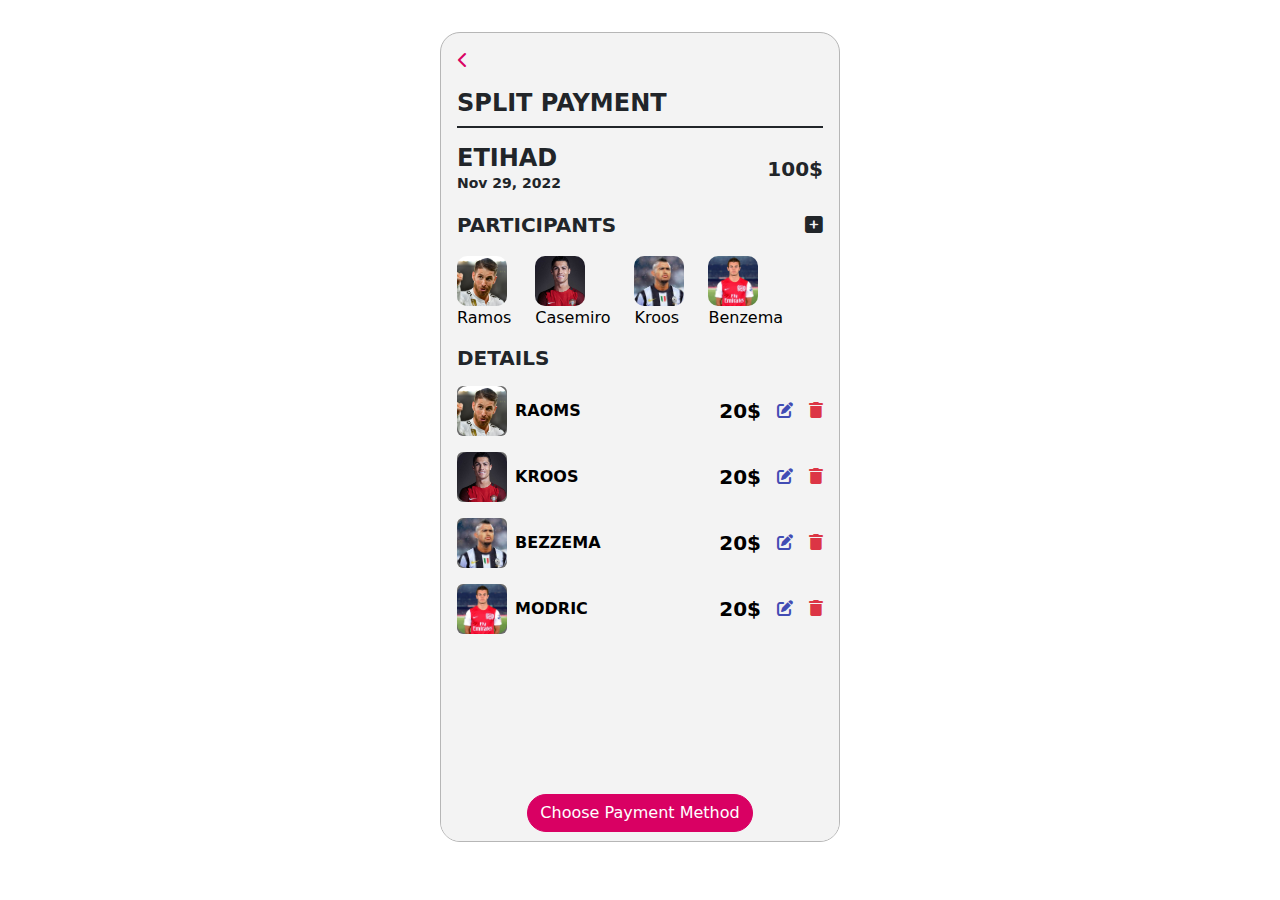
<file: split-payment.html>
<!DOCTYPE html>
<html lang="en">
<head>
    <meta charset="UTF-8">
    <meta http-equiv="X-UA-Compatible" content="IE=edge">
    <meta name="viewport" content="width=device-width, initial-scale=1.0">
    <title>Split Payment</title>
    <link rel="stylesheet" href="assets/bootstrap-5.2.1/css/bootstrap.min.css">
    <link rel="stylesheet" href="assets/fontawesome-free-6.2.0-web/css/all.min.css">
    <link rel="stylesheet" href="css/style.css">
</head>
<body>
    <div class="app">
        <div class="home-screen screen p-3 position-relative">
            <div>
                <div class="d-flex align-items-center mb-3">
                    <div class="flex-grow-1"><a class="text-pink" href="payment.html"><i class="fa-solid fa-chevron-left"></i></a></div>
                </div>
                <h5 class="fw-bold fs-4 text-uppercase m-0">Split Payment</h5>
                <div class="border border-dark my-2 mb-3 bg-dark"></div>

                <div class="d-flex align-items-center mb-3">
                    <div class="flex-grow-1">
                        <h5 class="m-0 fs-4 fw-bold">ETIHAD</h5>
                        <small class="fw-semibold d-block">Nov 29, 2022</small>
                    </div>
                    <div><h5 class="m-0 fw-bold">100$</h5></div>
                </div>

                <div class="recent-players mb-3">
                    <div class="d-flex align-items-center mb-3">
                        <div class="flex-grow-1">
                            <h5 class="fs-5 text-uppercase fw-bold m-0">Participants</h5>
                        </div>
                        <div><a href="#" class="float-end fs-5 text-dark"><i class="fa-solid fa-plus-square"></i></a></div>
                    </div>

                    <div class="row">
                        <div class="col-auto">
                            <a href="#" class="player">
                                <div class="image">
                                    <img src="./media/player1.jpg" alt="">
                                </div>
                                <p class="m-0">Ramos</p>
                            </a>
                        </div>
                        <div class="col-auto">
                            <a href="#" class="player">
                                <div class="image">
                                    <img src="./media/player2.jpg" alt="">
                                </div>
                                <p class="m-0">Casemiro</p>
                            </a>
                        </div>
                        <div class="col-auto">
                            <a href="#" class="player">
                                <div class="image">
                                    <img src="./media/player3.jpg" alt="">
                                </div>
                                <p class="m-0">Kroos</p>
                            </a>
                        </div>
                        <div class="col-auto">
                            <a href="#" class="player">
                                <div class="image">
                                    <img src="./media/player4.jpg" alt="">
                                </div>
                                <p class="m-0">Benzema</p>
                            </a>
                        </div>
                    </div>
                </div>

                <div class="d-flex align-items-center mb-3">
                    <div class="flex-grow-1"><h5 class="fs-5 m-0 text-uppercase fw-bold">Details</h5></i></a></div>
                </div>

                <div class="d-flex align-items-center mb-3 text-black text-decoration-none">
                    <div class="bg-secondary rounded text-white">
                        <img src="./media/player1.jpg" alt="" style="width: 50px;height: 50px;object-fit: cover;border-radius: 10px;">
                    </div>
                    <div class="ms-2 flex-grow-1">
                        <p class="m-0 fw-semibold">RAOMS</p>
                    </div>
                    <div><h5 class="m-0 fw-bold">20$</h5></div>
                    <div class="ms-3"><a data-toggle="tooltip" title="Edit" href="#" class="text-primary text-decoration-none"><i class="fa-solid fa-edit"></i></a></div>
                    <div class="ms-3"><a data-toggle="tooltip" title="Remove" href="#" class="text-danger text-decoration-none"><i class="fa-solid fa-trash"></i></a></div>
                </div>
                <div class="d-flex align-items-center mb-3 text-black text-decoration-none">
                    <div class="bg-secondary rounded text-white">
                        <img src="./media/player2.jpg" alt="" style="width: 50px;height: 50px;object-fit: cover;border-radius: 10px;">
                    </div>
                    <div class="ms-2 flex-grow-1">
                        <p class="m-0 fw-semibold">KROOS</p>
                    </div>
                    <div><h5 class="m-0 fw-bold">20$</h5></div>
                    <div class="ms-3"><a data-toggle="tooltip" title="Edit" href="#" class="text-primary text-decoration-none"><i class="fa-solid fa-edit"></i></a></div>
                    <div class="ms-3"><a data-toggle="tooltip" title="Remove" href="#" class="text-danger text-decoration-none"><i class="fa-solid fa-trash"></i></a></div>
                </div>
                <div class="d-flex align-items-center mb-3 text-black text-decoration-none">
                    <div class="bg-secondary rounded text-white">
                        <img src="./media/player3.jpg" alt="" style="width: 50px;height: 50px;object-fit: cover;border-radius: 10px;">
                    </div>
                    <div class="ms-2 flex-grow-1">
                        <p class="m-0 fw-semibold">BEZZEMA</p>
                    </div>
                    <div><h5 class="m-0 fw-bold">20$</h5></div>
                    <div class="ms-3"><a data-toggle="tooltip" title="Edit" href="#" class="text-primary text-decoration-none"><i class="fa-solid fa-edit"></i></a></div>
                    <div class="ms-3"><a data-toggle="tooltip" title="Remove" href="#" class="text-danger text-decoration-none"><i class="fa-solid fa-trash"></i></a></div>
                </div>
                <div class="d-flex align-items-center mb-3 text-black text-decoration-none">
                    <div class="bg-secondary rounded text-white">
                        <img src="./media/player4.jpg" alt="" style="width: 50px;height: 50px;object-fit: cover;border-radius: 10px;">
                    </div>
                    <div class="ms-2 flex-grow-1">
                        <p class="m-0 fw-semibold">MODRIC</p>
                    </div>
                    <div><h5 class="m-0 fw-bold">20$</h5></div>
                    <div class="ms-3"><a data-toggle="tooltip" title="Edit" href="#" class="text-primary text-decoration-none"><i class="fa-solid fa-edit"></i></a></div>
                    <div class="ms-3"><a data-toggle="tooltip" title="Remove" href="#" class="text-danger text-decoration-none"><i class="fa-solid fa-trash"></i></a></div>
                </div>
            </div>
        </div>
        <div class="bottom-bar">
            <div class="d-flex justify-content-evenly text-center">
                <div><a href="full-payment.html" class="btn btn-warning text-white rounded-pill mb-1">Choose Payment Method</a></div>
            </div>
        </div>
    </div>




    <script src="assets/jQuery-3.6.1/jquery-3.6.1.min.js"></script>
    <script src="assets/bootstrap-5.2.1/js/bootstrap.bundle.min.js"></script>
    <script>
        $(document).ready( function(){
            $('[data-toggle="tooltip"]').tooltip();
        } );
    </script>
</body>
</html>
</file>
<file: css/style.css>
:root{
    --primary : #424CB4;
    --primary-rgba-20 : rgba(66, 76, 180, 0.2);
    --pink    : #D90063;
    --pink-rgba-20 : rgba(217, 0, 99, 0.2);
}

.text-pink{ color: var(--pink);}
.text-primary{ color: var(--primary) !important; }
.bg-secondary{ background-color: dimgray !important;}
.bg-primary{ background-color: var(--primary) !important;}
.bg-pink{ background-color: var(--pink); }
.btn-primary, .btn-primary:hover, .btn-primary:focus, .btn-primary:active, .btn-primary.active, .btn-primary.show
{ background-color: var(--primary) !important; border-color: var(--primary) !important;}
.btn-warning, .btn-warning:hover, .btn-warning:focus, .btn-warning:active, .btn-warning.active, .btn-warning.show
{ background-color: var(--pink) !important; border-color: var(--pink) !important; color: white !important;}

.app{
    display: block;
    position: relative;
    margin: auto;
    max-width: 400px;
    width: 95%;
    border: 1px solid rgb(182, 182, 182);
    height: 90vh;
    border-radius: 20px;
    margin-top: 2rem;
    background-color: #f3f3f3;
    overflow: hidden;
}
.screen{ max-height: 80vh; overflow-y: auto; width: 100%; overflow-x: hidden;}
.nav-logo{
    display: inline-block;
    width: 30px;
    height: 30px;
    border-radius: 50px;
    background-color: var(--pink-rgba-20);
    text-align: center;
    padding-top: 3px;
    color: var(--pink);
}

.bottom-bar{
    position: absolute;
    bottom: 0px;
    left: 0px;
    width: 100%;
    background-color: #f3f3f3;
    padding: 5px 0px;
}
.bottom-bar a{ text-decoration: none; color: rgb(101, 101, 101);}
.bottom-bar a.active{ color: var(--pink);}

.login-screen{
    position: absolute;
    top: 50%;
    left: 50%;
    transform: translate(-50%, -50%);
}
.login-screen .logo{
    width: 100px;
    height: 100px;
    background-color: var(--primary-rgba-20);
    color: var(--primary);
    border-radius: 100%;
    font-size: 42px;
    text-align: center;
    padding-top: 15px;
}

.recent-players .player{ text-decoration: none; color: black; font-size: 16px;}
.recent-players .player .image{
    width: 50px;
    height: 50px;
}
.recent-players .player .image img{width: 100%; border-radius: 10px; height: 100%; object-fit: cover;}
/* .recent-players .player .image{
    width: 50px;
    height: 50px;
    color: white;
    background-color: dimgray;
    border-radius: 10px;
    font-size: 22px;
    text-align: center;
    padding-top: 8px;
    display: block;
    margin: auto;
} */

.available-fields .field{width: 100%;}
.available-fields .field img{ 
    width: 100%; 
    height: 120px; 
    display: block; 
    margin: auto;
    border-radius: 5px;
    object-fit: cover;
}

.top-fields img{ width: 100px; height: 70px;}

 /* the slides */
 .slick-slide {
    margin: 0 27px;
}

/* the parent */
.slick-list {
    margin: 0 -27px;
}

.custom-radio input{display: none;}
.custom-radio input+label{
    display: block;
    background-color: white;
    padding: 5px 10px;
    border-radius: 5px;
    cursor: pointer;
    box-shadow: 0 .125rem .25rem rgba(0,0,0,.075)!important;
}
.custom-radio input:checked+label{background-color: var(--pink); color: white;}

.progress{background-color: #c9c9c9;}
.progress-bar{
    background-color: var(--pink);
}

.slick-arrow,
.slick-prev:before, .slick-next:before{
    color: dimgray !important;
    z-index: 1000;
}
</file>
